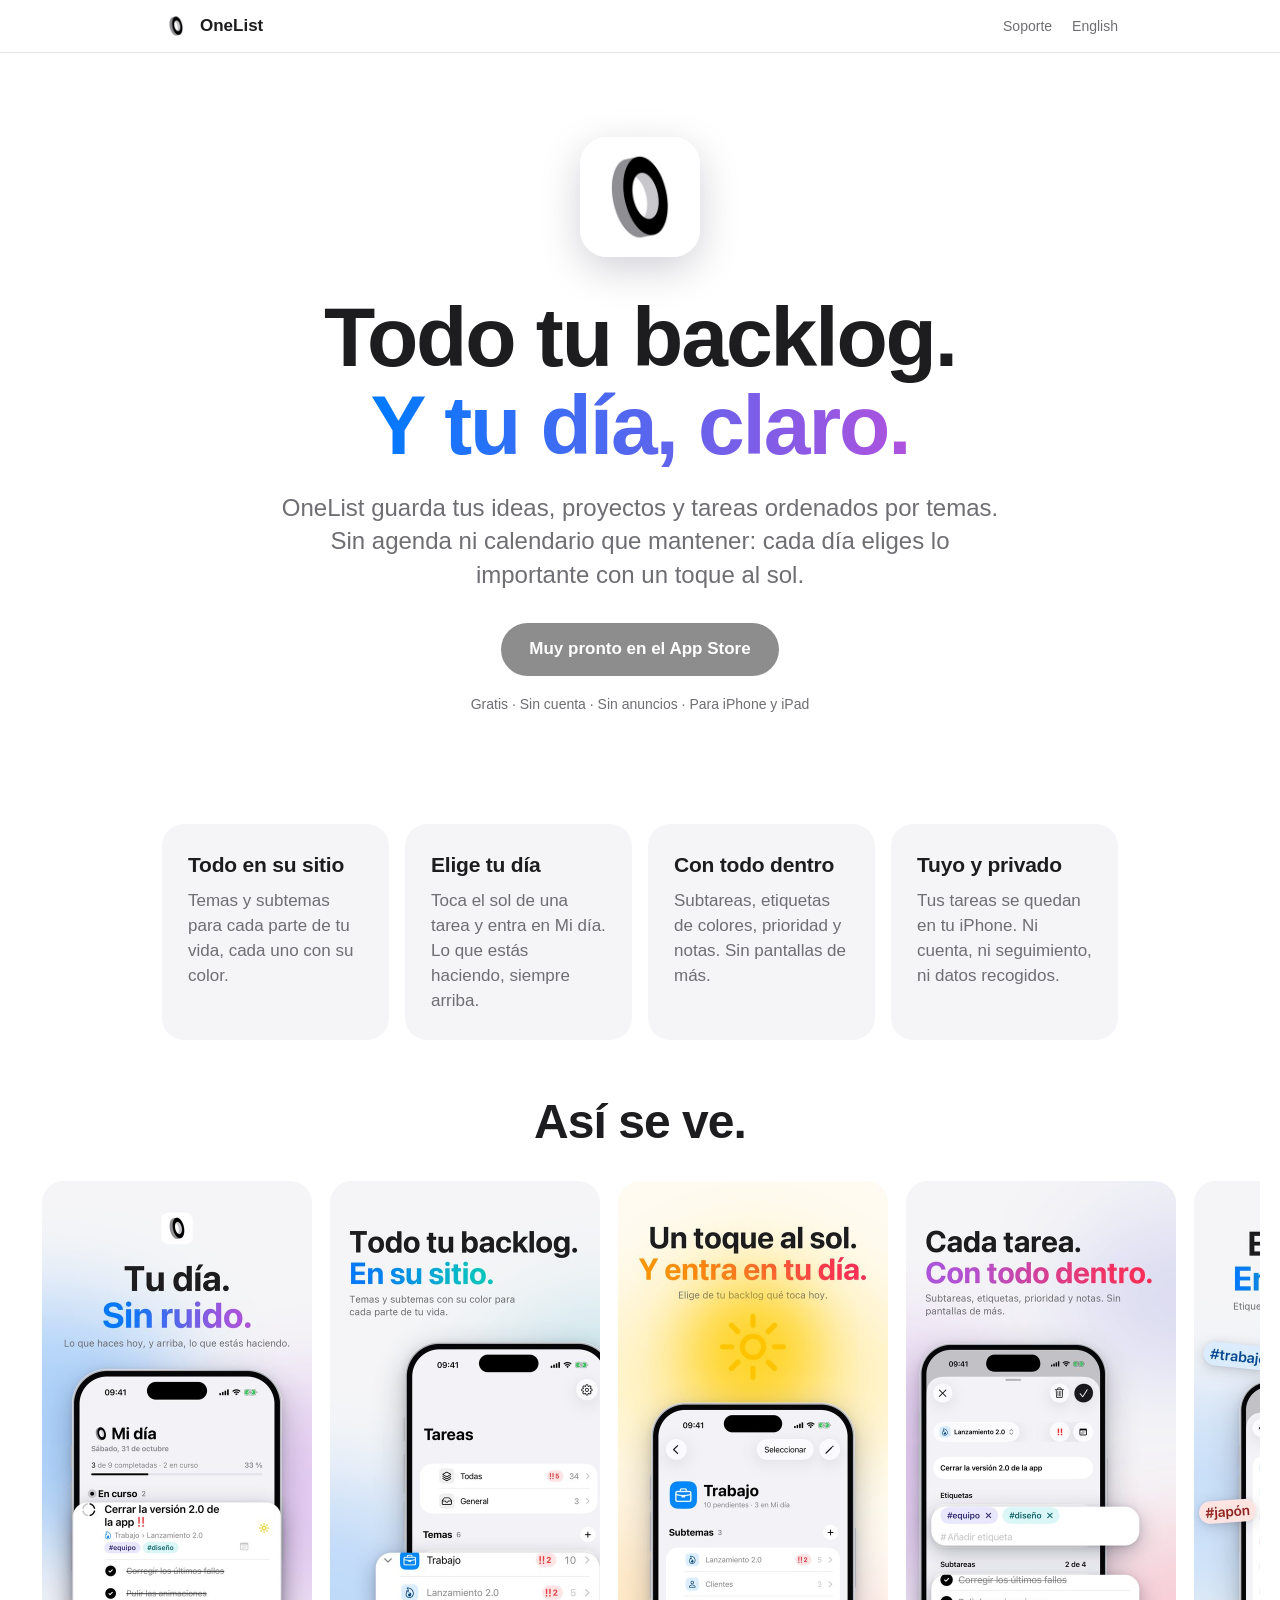
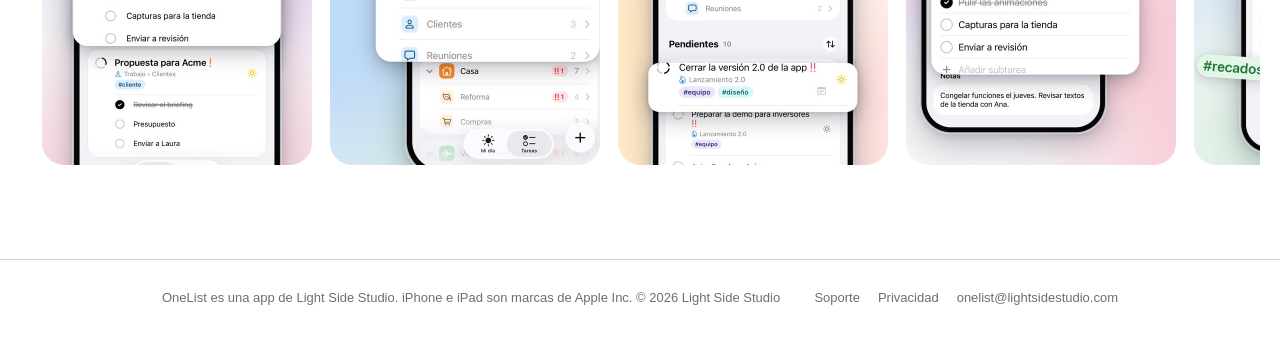
<file: index.html>
<!doctype html>
<html lang="es">
<head>
<meta charset="utf-8">
<meta name="viewport" content="width=device-width, initial-scale=1">
<title>OneList: tu backlog de ideas y tareas, y tu día</title>
<meta name="description" content="Todo lo que tienes pendiente, ordenado por temas en una sola lista. Cada día, un toque al sol y eliges lo que toca. Gratis, sin cuenta y sin recoger datos.">
<meta name="color-scheme" content="light dark">
<link rel="canonical" href="https://lightsidestudio.github.io/onelist-web/index.html">
<link rel="alternate" hreflang="en" href="https://lightsidestudio.github.io/onelist-web/en/index.html">
<meta property="og:type" content="website">
<meta property="og:site_name" content="OneList">
<meta property="og:title" content="OneList: tu backlog de ideas y tareas, y tu día">
<meta property="og:description" content="Todo lo que tienes pendiente, ordenado por temas en una sola lista. Cada día, un toque al sol y eliges lo que toca. Gratis, sin cuenta y sin recoger datos.">
<meta property="og:url" content="https://lightsidestudio.github.io/onelist-web/index.html">
<meta property="og:image" content="https://lightsidestudio.github.io/onelist-web/assets/es/og.jpg">
<meta property="og:locale" content="es_ES">
<meta name="twitter:card" content="summary_large_image">
<link rel="icon" href="assets/icon.png">
<link rel="apple-touch-icon" href="assets/apple-touch-icon.png">
<link rel="stylesheet" href="assets/site.css">
</head>
<body>
<header class="nav"><div class="wrap">
  <a href="index.html" class="marca"><img src="assets/icon.png" alt="">OneList</a>
  <nav><a href="soporte.html">Soporte</a><a href="en/index.html" lang="en">English</a></nav>
</div></header>

<main>
<section class="hero wrap">
  <img class="icono" src="assets/icon.png" alt="OneList">
  <h1>Todo tu backlog.<br><span class="g">Y tu día, claro.</span></h1>
  <p class="sub">OneList guarda tus ideas, proyectos y tareas ordenados por temas. Sin agenda ni calendario que mantener: cada día eliges lo importante con un toque al sol.</p>
  <span class="btn off">Muy pronto en el App Store</span>
  <p class="note">Gratis · Sin cuenta · Sin anuncios · Para iPhone y iPad</p>
</section>
<section class="wrap"><div class="cards"><article class="card"><h3>Todo en su sitio</h3><p>Temas y subtemas para cada parte de tu vida, cada uno con su color.</p></article><article class="card"><h3>Elige tu día</h3><p>Toca el sol de una tarea y entra en Mi día. Lo que estás haciendo, siempre arriba.</p></article><article class="card"><h3>Con todo dentro</h3><p>Subtareas, etiquetas de colores, prioridad y notas. Sin pantallas de más.</p></article><article class="card"><h3>Tuyo y privado</h3><p>Tus tareas se quedan en tu iPhone. Ni cuenta, ni seguimiento, ni datos recogidos.</p></article></div></section>
<section><h2>Así se ve.</h2><div class="tira"><img src="assets/es/1.jpg" alt="" loading="lazy" width="540" height="1168"><img src="assets/es/2.jpg" alt="" loading="lazy" width="540" height="1168"><img src="assets/es/3.jpg" alt="" loading="lazy" width="540" height="1168"><img src="assets/es/4.jpg" alt="" loading="lazy" width="540" height="1168"><img src="assets/es/5.jpg" alt="" loading="lazy" width="540" height="1168"><img src="assets/es/6.jpg" alt="" loading="lazy" width="540" height="1168"><img src="assets/es/7.jpg" alt="" loading="lazy" width="540" height="1168"><img src="assets/es/8.jpg" alt="" loading="lazy" width="540" height="1168"></div></section>
</main>
<footer><div class="wrap">
  <span>OneList es una app de Light Side Studio. iPhone e iPad son marcas de Apple Inc. © 2026 Light Side Studio</span>
  <nav><a href="soporte.html">Soporte</a><a href="privacidad.html">Privacidad</a><a href="mailto:onelist@lightsidestudio.com">onelist@lightsidestudio.com</a></nav>
</div></footer>
</body></html>
</file>
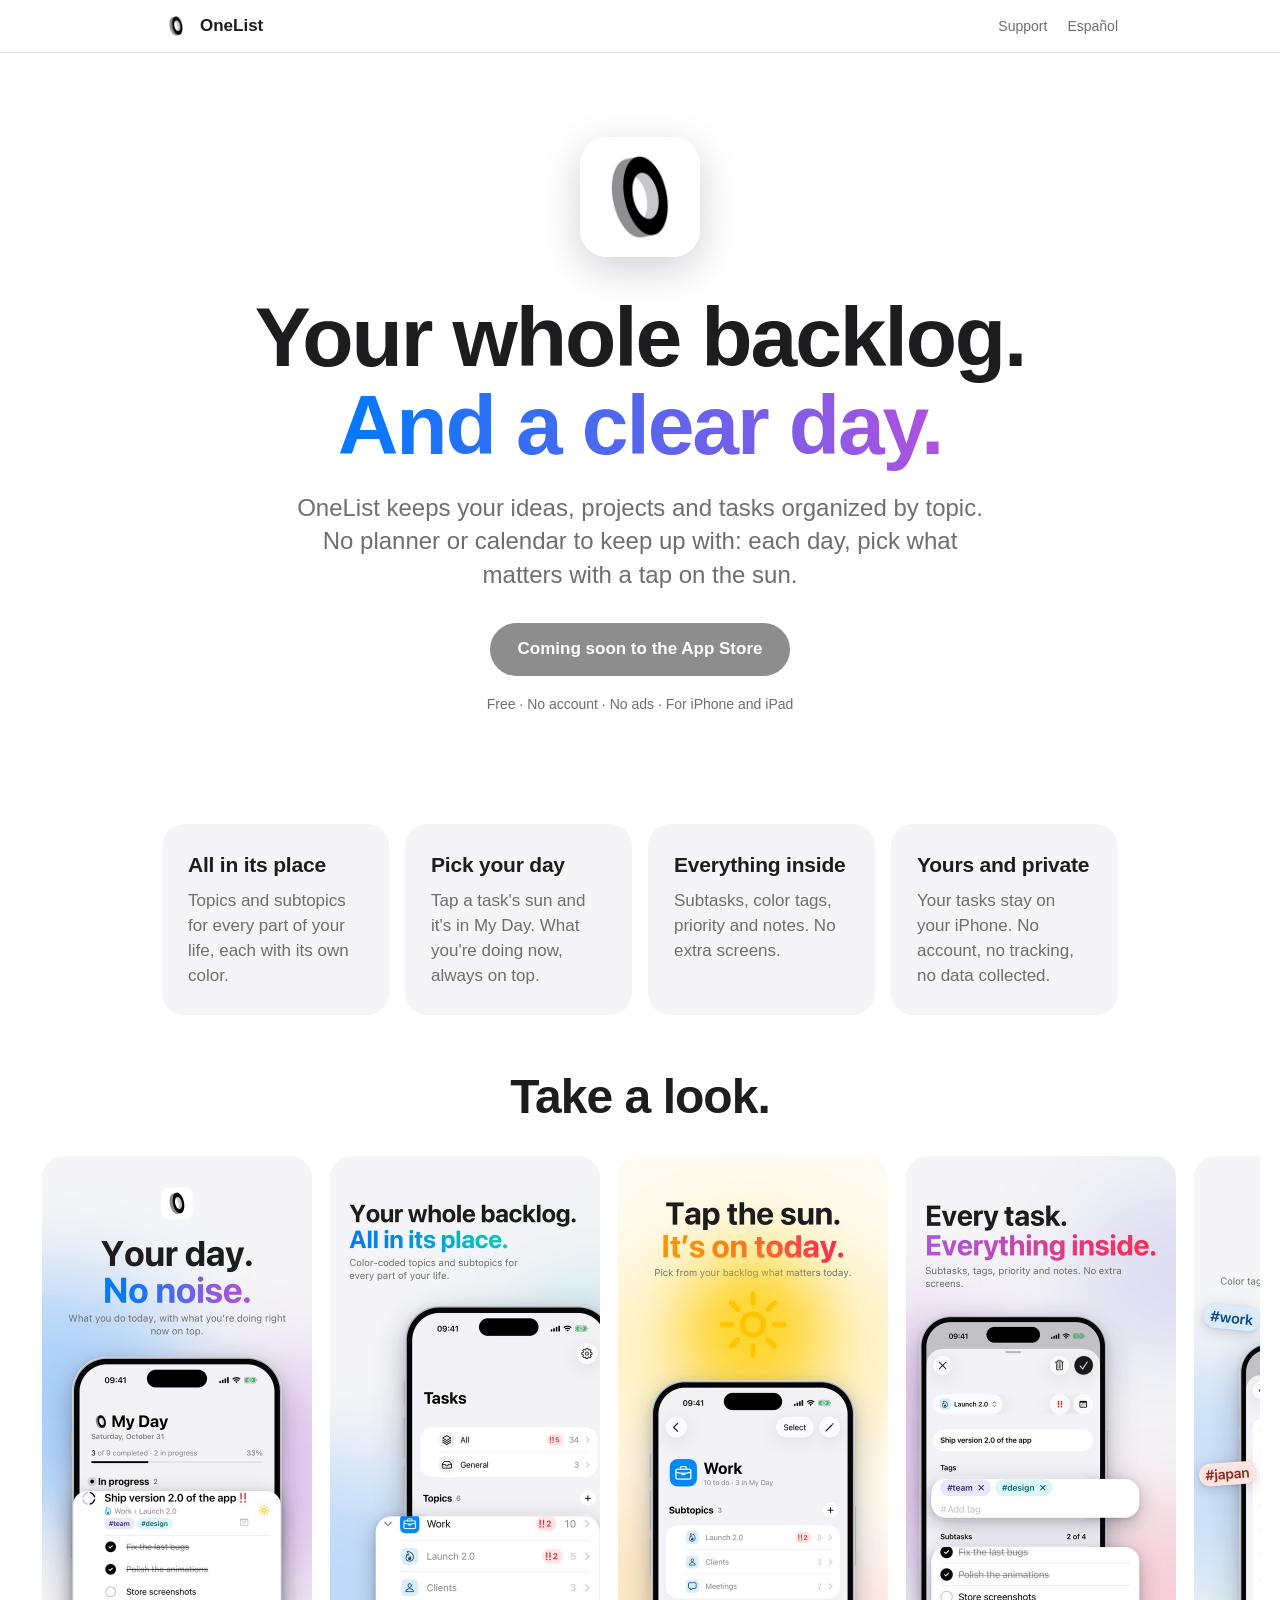
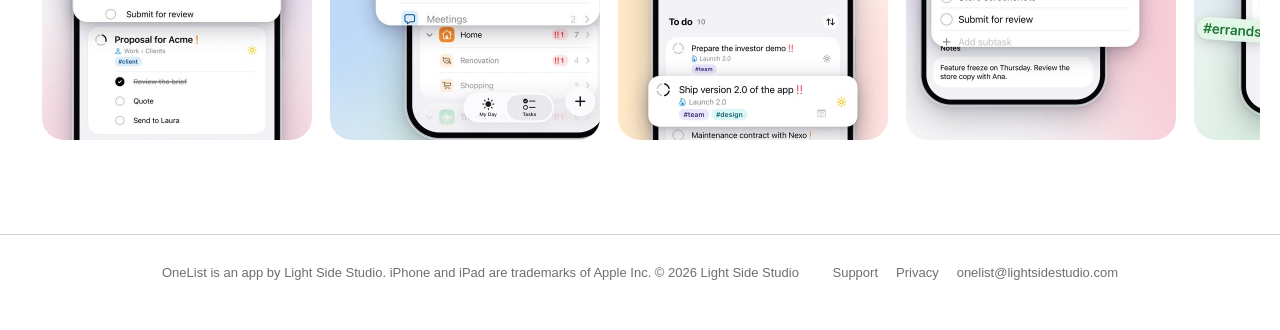
<file: en/index.html>
<!doctype html>
<html lang="en">
<head>
<meta charset="utf-8">
<meta name="viewport" content="width=device-width, initial-scale=1">
<title>OneList: your backlog of ideas and tasks, and your day</title>
<meta name="description" content="Everything on your plate, organized by topic in one list. Each day, tap the sun and pick what matters. Free, no account, no data collected.">
<meta name="color-scheme" content="light dark">
<link rel="canonical" href="https://lightsidestudio.github.io/onelist-web/en/index.html">
<link rel="alternate" hreflang="es" href="https://lightsidestudio.github.io/onelist-web/index.html">
<meta property="og:type" content="website">
<meta property="og:site_name" content="OneList">
<meta property="og:title" content="OneList: your backlog of ideas and tasks, and your day">
<meta property="og:description" content="Everything on your plate, organized by topic in one list. Each day, tap the sun and pick what matters. Free, no account, no data collected.">
<meta property="og:url" content="https://lightsidestudio.github.io/onelist-web/en/index.html">
<meta property="og:image" content="https://lightsidestudio.github.io/onelist-web/assets/en/og.jpg">
<meta property="og:locale" content="en_US">
<meta name="twitter:card" content="summary_large_image">
<link rel="icon" href="../assets/icon.png">
<link rel="apple-touch-icon" href="../assets/apple-touch-icon.png">
<link rel="stylesheet" href="../assets/site.css">
</head>
<body>
<header class="nav"><div class="wrap">
  <a href="index.html" class="marca"><img src="../assets/icon.png" alt="">OneList</a>
  <nav><a href="support.html">Support</a><a href="../index.html" lang="es">Español</a></nav>
</div></header>

<main>
<section class="hero wrap">
  <img class="icono" src="../assets/icon.png" alt="OneList">
  <h1>Your whole backlog.<br><span class="g">And a clear day.</span></h1>
  <p class="sub">OneList keeps your ideas, projects and tasks organized by topic. No planner or calendar to keep up with: each day, pick what matters with a tap on the sun.</p>
  <span class="btn off">Coming soon to the App Store</span>
  <p class="note">Free · No account · No ads · For iPhone and iPad</p>
</section>
<section class="wrap"><div class="cards"><article class="card"><h3>All in its place</h3><p>Topics and subtopics for every part of your life, each with its own color.</p></article><article class="card"><h3>Pick your day</h3><p>Tap a task&#x27;s sun and it&#x27;s in My Day. What you&#x27;re doing now, always on top.</p></article><article class="card"><h3>Everything inside</h3><p>Subtasks, color tags, priority and notes. No extra screens.</p></article><article class="card"><h3>Yours and private</h3><p>Your tasks stay on your iPhone. No account, no tracking, no data collected.</p></article></div></section>
<section><h2>Take a look.</h2><div class="tira"><img src="../assets/en/1.jpg" alt="" loading="lazy" width="540" height="1168"><img src="../assets/en/2.jpg" alt="" loading="lazy" width="540" height="1168"><img src="../assets/en/3.jpg" alt="" loading="lazy" width="540" height="1168"><img src="../assets/en/4.jpg" alt="" loading="lazy" width="540" height="1168"><img src="../assets/en/5.jpg" alt="" loading="lazy" width="540" height="1168"><img src="../assets/en/6.jpg" alt="" loading="lazy" width="540" height="1168"><img src="../assets/en/7.jpg" alt="" loading="lazy" width="540" height="1168"><img src="../assets/en/8.jpg" alt="" loading="lazy" width="540" height="1168"></div></section>
</main>
<footer><div class="wrap">
  <span>OneList is an app by Light Side Studio. iPhone and iPad are trademarks of Apple Inc. © 2026 Light Side Studio</span>
  <nav><a href="support.html">Support</a><a href="privacy.html">Privacy</a><a href="mailto:onelist@lightsidestudio.com">onelist@lightsidestudio.com</a></nav>
</div></footer>
</body></html>
</file>
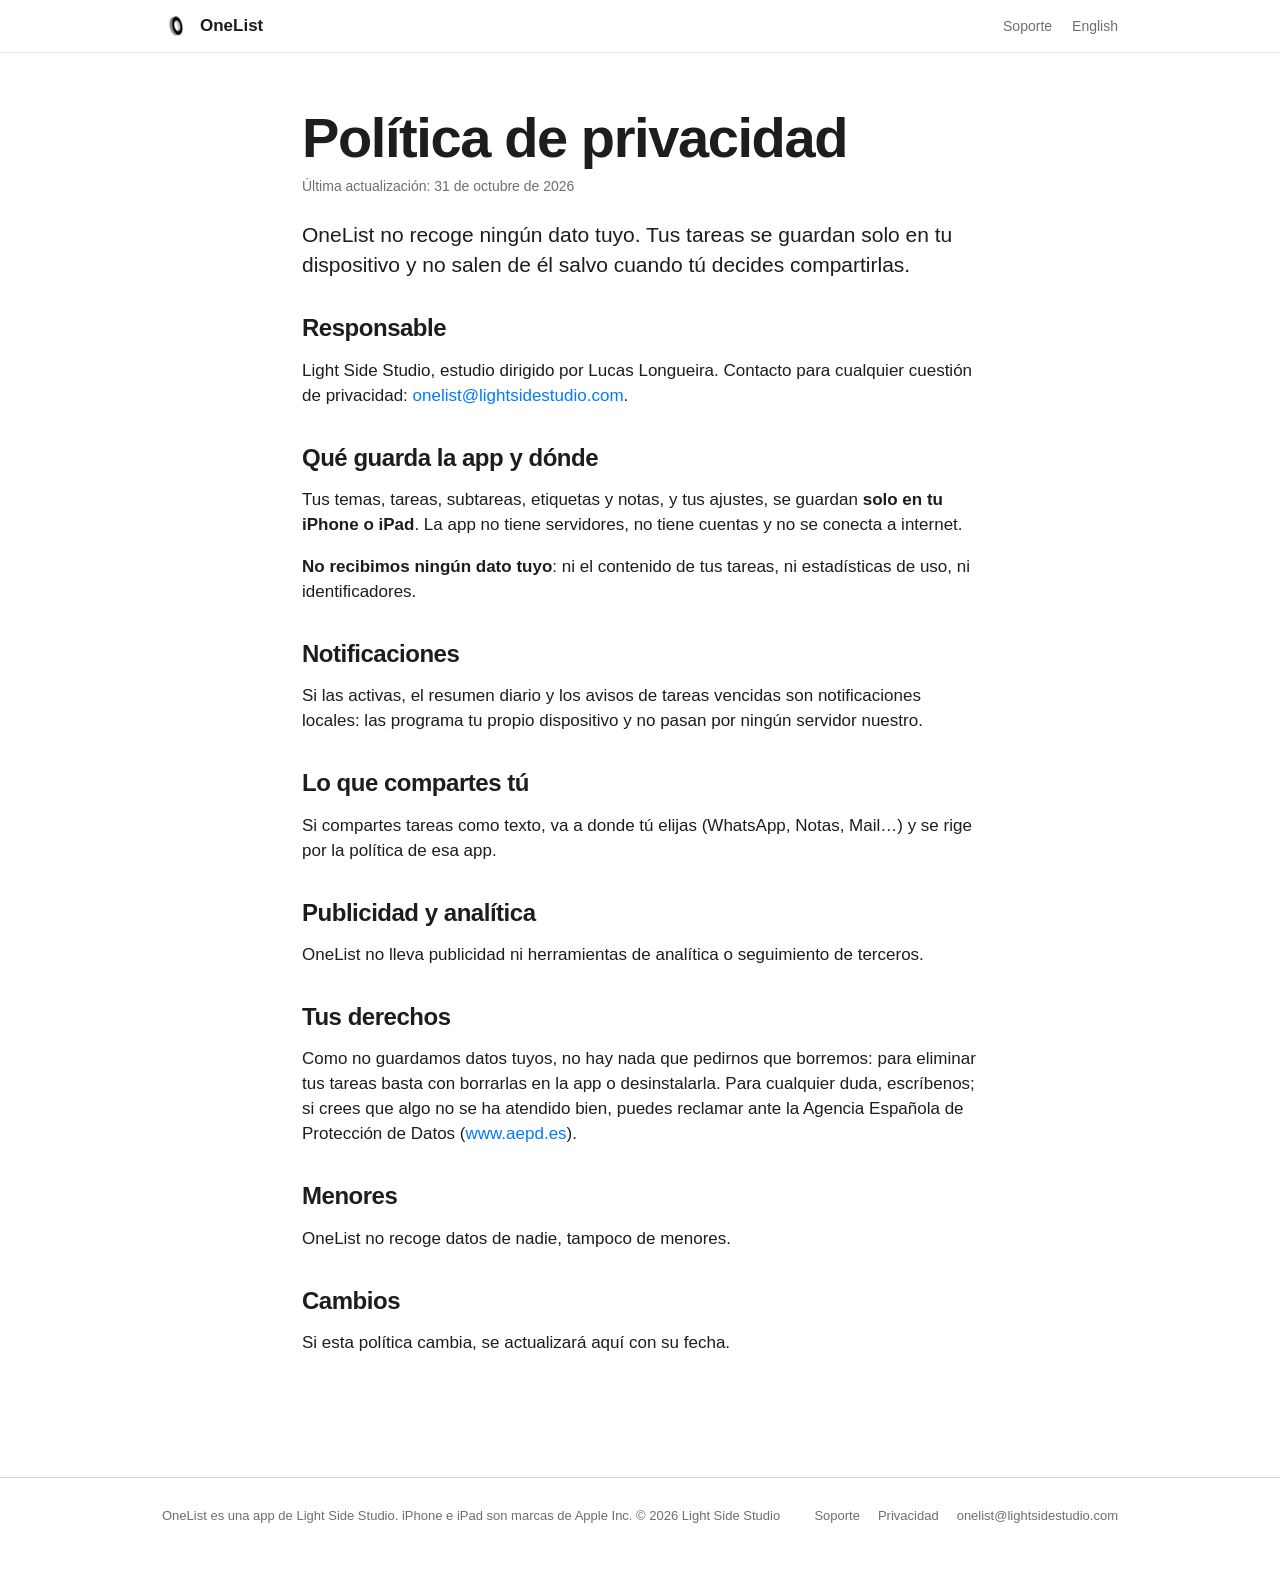
<file: privacidad.html>
<!doctype html>
<html lang="es">
<head>
<meta charset="utf-8">
<meta name="viewport" content="width=device-width, initial-scale=1">
<title>Política de privacidad · OneList</title>
<meta name="description" content="OneList no recoge ningún dato tuyo. Tus tareas se guardan solo en tu dispositivo y no salen de él salvo cuando tú decides compartirlas.">
<meta name="color-scheme" content="light dark">
<link rel="canonical" href="https://lightsidestudio.github.io/onelist-web/privacidad.html">
<link rel="alternate" hreflang="en" href="https://lightsidestudio.github.io/onelist-web/en/privacy.html">
<meta property="og:type" content="website">
<meta property="og:site_name" content="OneList">
<meta property="og:title" content="Política de privacidad · OneList">
<meta property="og:description" content="OneList no recoge ningún dato tuyo. Tus tareas se guardan solo en tu dispositivo y no salen de él salvo cuando tú decides compartirlas.">
<meta property="og:url" content="https://lightsidestudio.github.io/onelist-web/privacidad.html">
<meta property="og:image" content="https://lightsidestudio.github.io/onelist-web/assets/es/og.jpg">
<meta property="og:locale" content="es_ES">
<meta name="twitter:card" content="summary_large_image">
<link rel="icon" href="assets/icon.png">
<link rel="apple-touch-icon" href="assets/apple-touch-icon.png">
<link rel="stylesheet" href="assets/site.css">
</head>
<body>
<header class="nav"><div class="wrap">
  <a href="index.html" class="marca"><img src="assets/icon.png" alt="">OneList</a>
  <nav><a href="soporte.html">Soporte</a><a href="en/privacy.html" lang="en">English</a></nav>
</div></header>

<main class="doc wrap">
  <h1>Política de privacidad</h1><p class="meta">Última actualización: 31 de octubre de 2026</p><p class="intro">OneList no recoge ningún dato tuyo. Tus tareas se guardan solo en tu dispositivo y no salen de él salvo cuando tú decides compartirlas.</p>
  <h2>Responsable</h2><p>Light Side Studio, estudio dirigido por Lucas Longueira. Contacto para cualquier cuestión de privacidad: <a href="mailto:onelist@lightsidestudio.com">onelist@lightsidestudio.com</a>.</p><h2>Qué guarda la app y dónde</h2><p>Tus temas, tareas, subtareas, etiquetas y notas, y tus ajustes, se guardan <strong>solo en tu iPhone o iPad</strong>. La app no tiene servidores, no tiene cuentas y no se conecta a internet.</p><p><strong>No recibimos ningún dato tuyo</strong>: ni el contenido de tus tareas, ni estadísticas de uso, ni identificadores.</p><h2>Notificaciones</h2><p>Si las activas, el resumen diario y los avisos de tareas vencidas son notificaciones locales: las programa tu propio dispositivo y no pasan por ningún servidor nuestro.</p><h2>Lo que compartes tú</h2><p>Si compartes tareas como texto, va a donde tú elijas (WhatsApp, Notas, Mail…) y se rige por la política de esa app.</p><h2>Publicidad y analítica</h2><p>OneList no lleva publicidad ni herramientas de analítica o seguimiento de terceros.</p><h2>Tus derechos</h2><p>Como no guardamos datos tuyos, no hay nada que pedirnos que borremos: para eliminar tus tareas basta con borrarlas en la app o desinstalarla. Para cualquier duda, escríbenos; si crees que algo no se ha atendido bien, puedes reclamar ante la Agencia Española de Protección de Datos (<a href="https://www.aepd.es">www.aepd.es</a>).</p><h2>Menores</h2><p>OneList no recoge datos de nadie, tampoco de menores.</p><h2>Cambios</h2><p>Si esta política cambia, se actualizará aquí con su fecha.</p>
</main>
<footer><div class="wrap">
  <span>OneList es una app de Light Side Studio. iPhone e iPad son marcas de Apple Inc. © 2026 Light Side Studio</span>
  <nav><a href="soporte.html">Soporte</a><a href="privacidad.html">Privacidad</a><a href="mailto:onelist@lightsidestudio.com">onelist@lightsidestudio.com</a></nav>
</div></footer>
</body></html>
</file>
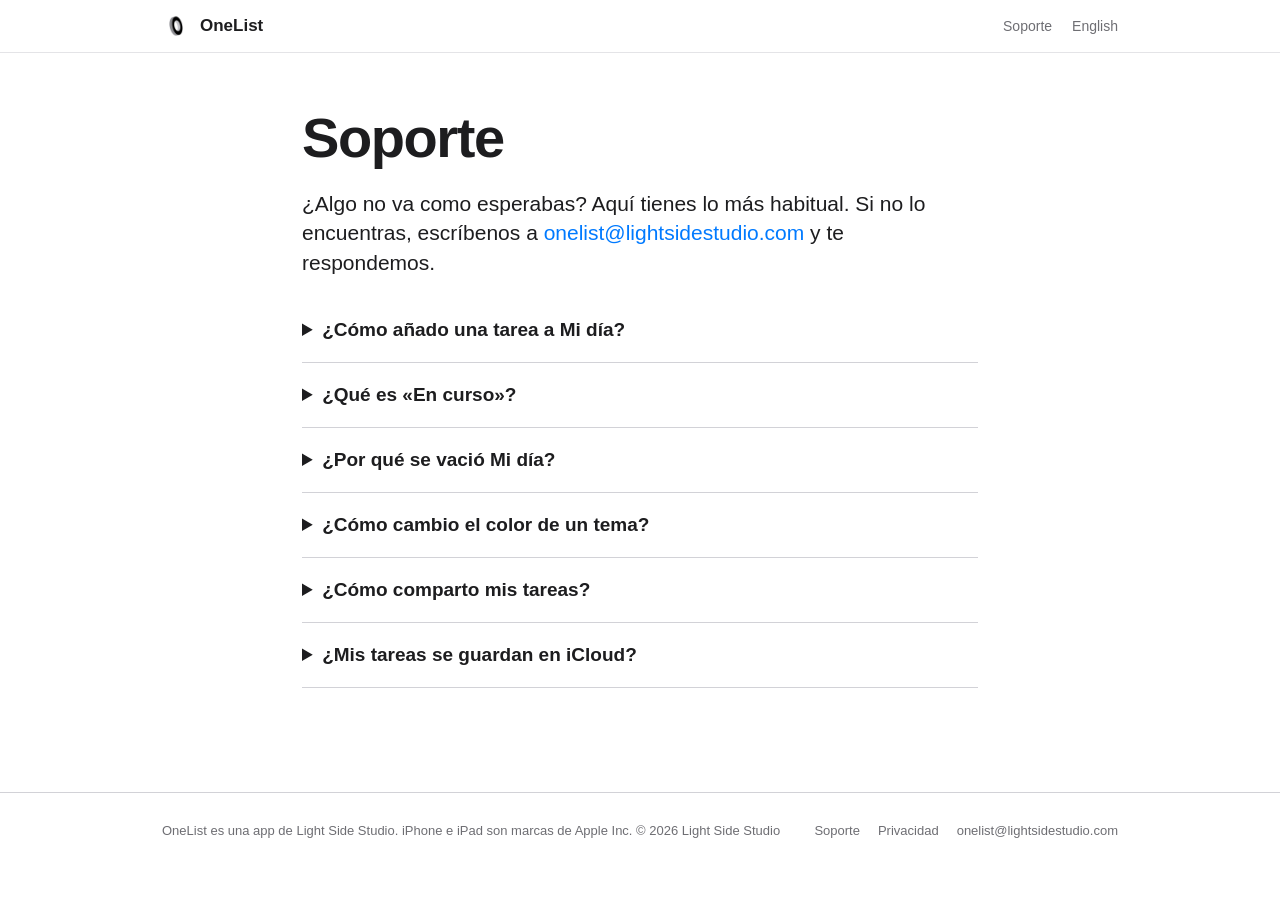
<file: soporte.html>
<!doctype html>
<html lang="es">
<head>
<meta charset="utf-8">
<meta name="viewport" content="width=device-width, initial-scale=1">
<title>Soporte · OneList</title>
<meta name="description" content="¿Algo no va como esperabas? Aquí tienes lo más habitual. Si no lo encuentras, escríbenos a onelist@lightsidestudio.com y te respondemos.">
<meta name="color-scheme" content="light dark">
<link rel="canonical" href="https://lightsidestudio.github.io/onelist-web/soporte.html">
<link rel="alternate" hreflang="en" href="https://lightsidestudio.github.io/onelist-web/en/support.html">
<meta property="og:type" content="website">
<meta property="og:site_name" content="OneList">
<meta property="og:title" content="Soporte · OneList">
<meta property="og:description" content="¿Algo no va como esperabas? Aquí tienes lo más habitual. Si no lo encuentras, escríbenos a onelist@lightsidestudio.com y te respondemos.">
<meta property="og:url" content="https://lightsidestudio.github.io/onelist-web/soporte.html">
<meta property="og:image" content="https://lightsidestudio.github.io/onelist-web/assets/es/og.jpg">
<meta property="og:locale" content="es_ES">
<meta name="twitter:card" content="summary_large_image">
<link rel="icon" href="assets/icon.png">
<link rel="apple-touch-icon" href="assets/apple-touch-icon.png">
<link rel="stylesheet" href="assets/site.css">
</head>
<body>
<header class="nav"><div class="wrap">
  <a href="index.html" class="marca"><img src="assets/icon.png" alt="">OneList</a>
  <nav><a href="soporte.html">Soporte</a><a href="en/support.html" lang="en">English</a></nav>
</div></header>

<main class="doc wrap">
  <h1>Soporte</h1><p class="intro">¿Algo no va como esperabas? Aquí tienes lo más habitual. Si no lo encuentras, escríbenos a <a href="mailto:onelist@lightsidestudio.com">onelist@lightsidestudio.com</a> y te respondemos.</p>
  <details><summary>¿Cómo añado una tarea a Mi día?</summary><p>En la pestaña Tareas, toca el sol de la tarea. Para quitarla, vuelve a tocarlo, o mantén pulsada la tarea en Mi día y elige «Quitar de Mi día».</p></details><details><summary>¿Qué es «En curso»?</summary><p>Lo que estás haciendo ahora mismo. Mantén pulsada una tarea de Mi día y elige «Marcar en curso»: sube arriba del todo. Al completarla, deja de estar en curso.</p></details><details><summary>¿Por qué se vació Mi día?</summary><p>Porque está activado «Vaciar Mi día cada noche» en Ajustes. Las tareas sin terminar no se pierden: siguen en su tema. Si prefieres que se queden, desactívalo.</p></details><details><summary>¿Cómo cambio el color de un tema?</summary><p>En Tareas, mantén pulsado el tema y elige editar. Los subtemas usan el color de su tema, más tenue.</p></details><details><summary>¿Cómo comparto mis tareas?</summary><p>Entra en un tema, toca «Seleccionar», elige las tareas y toca Compartir: salen como texto con formato, listo para copiar.</p></details><details><summary>¿Mis tareas se guardan en iCloud?</summary><p>Todavía no: se guardan solo en tu dispositivo. Si borras la app, se borran con ella.</p></details>
</main>
<footer><div class="wrap">
  <span>OneList es una app de Light Side Studio. iPhone e iPad son marcas de Apple Inc. © 2026 Light Side Studio</span>
  <nav><a href="soporte.html">Soporte</a><a href="privacidad.html">Privacidad</a><a href="mailto:onelist@lightsidestudio.com">onelist@lightsidestudio.com</a></nav>
</div></footer>
</body></html>
</file>
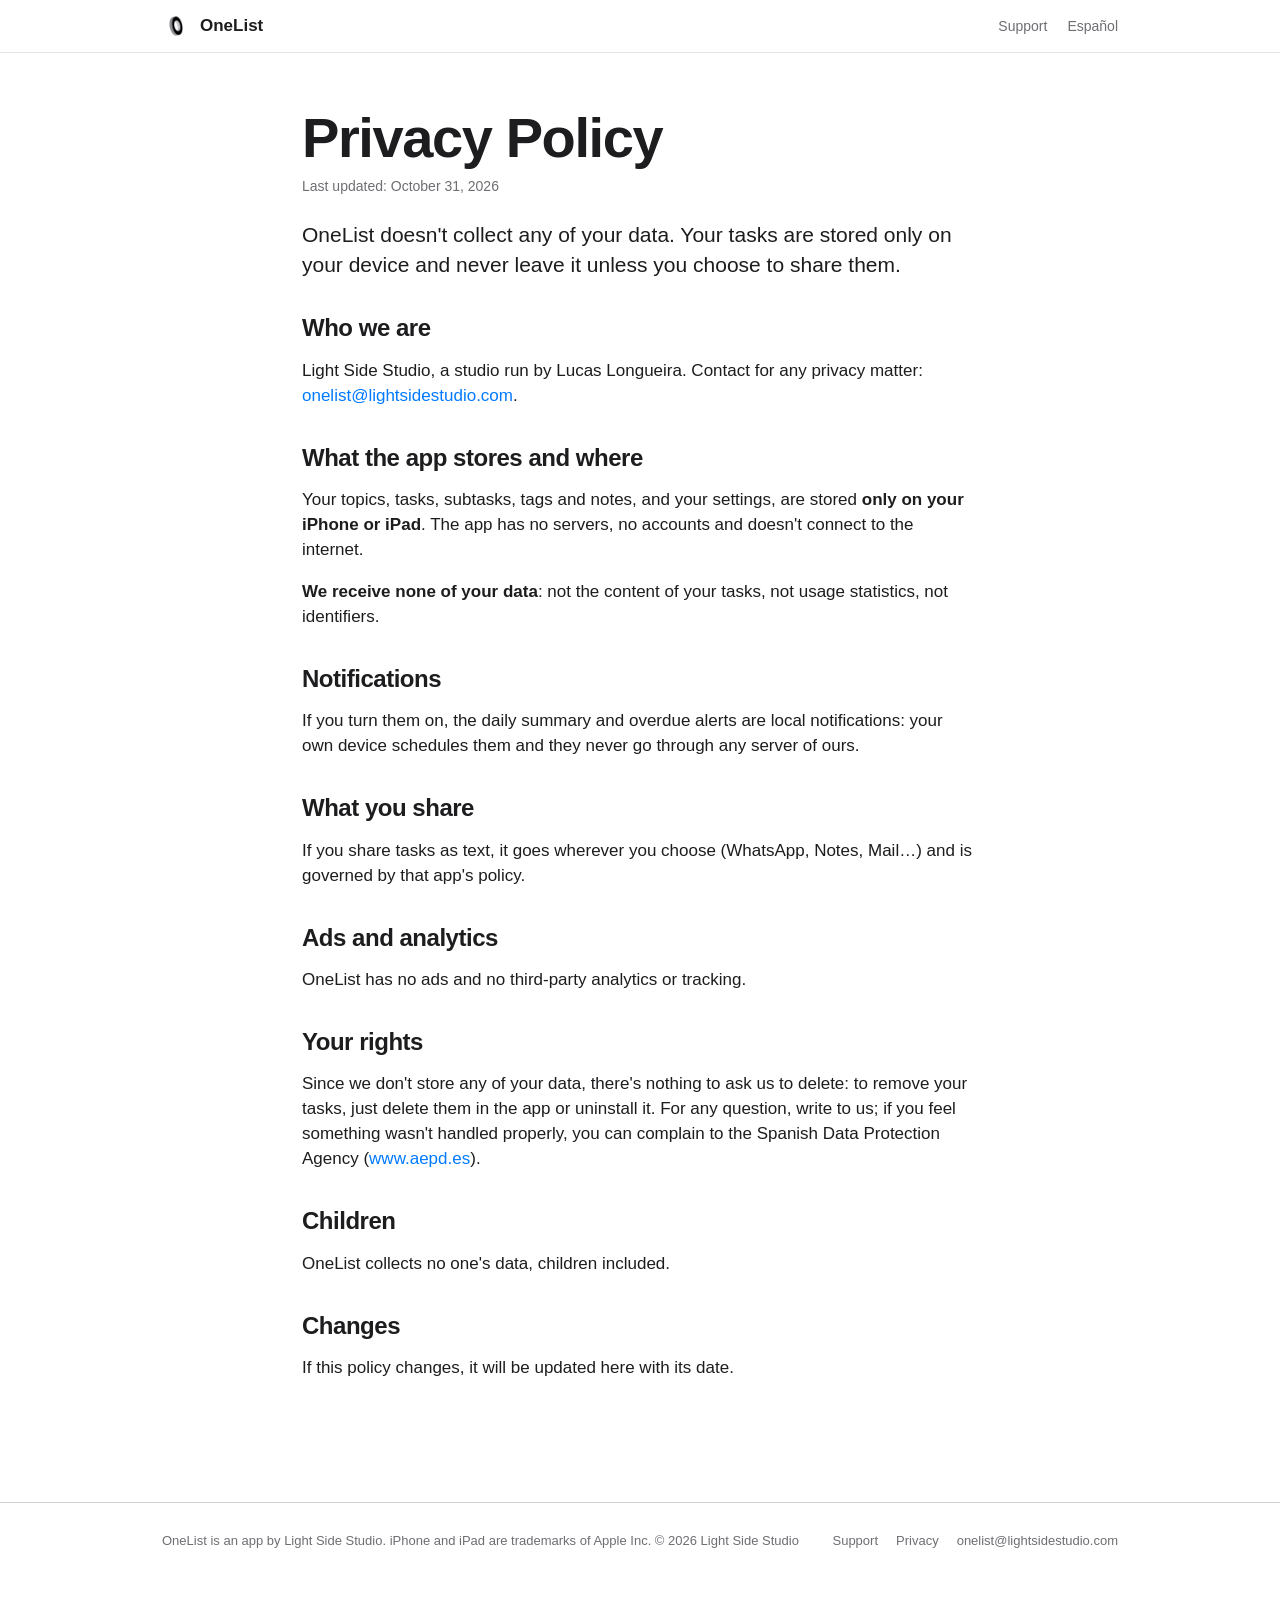
<file: en/privacy.html>
<!doctype html>
<html lang="en">
<head>
<meta charset="utf-8">
<meta name="viewport" content="width=device-width, initial-scale=1">
<title>Privacy Policy · OneList</title>
<meta name="description" content="OneList doesn&#x27;t collect any of your data. Your tasks are stored only on your device and never leave it unless you choose to share them.">
<meta name="color-scheme" content="light dark">
<link rel="canonical" href="https://lightsidestudio.github.io/onelist-web/en/privacy.html">
<link rel="alternate" hreflang="es" href="https://lightsidestudio.github.io/onelist-web/privacidad.html">
<meta property="og:type" content="website">
<meta property="og:site_name" content="OneList">
<meta property="og:title" content="Privacy Policy · OneList">
<meta property="og:description" content="OneList doesn&#x27;t collect any of your data. Your tasks are stored only on your device and never leave it unless you choose to share them.">
<meta property="og:url" content="https://lightsidestudio.github.io/onelist-web/en/privacy.html">
<meta property="og:image" content="https://lightsidestudio.github.io/onelist-web/assets/en/og.jpg">
<meta property="og:locale" content="en_US">
<meta name="twitter:card" content="summary_large_image">
<link rel="icon" href="../assets/icon.png">
<link rel="apple-touch-icon" href="../assets/apple-touch-icon.png">
<link rel="stylesheet" href="../assets/site.css">
</head>
<body>
<header class="nav"><div class="wrap">
  <a href="index.html" class="marca"><img src="../assets/icon.png" alt="">OneList</a>
  <nav><a href="support.html">Support</a><a href="../privacidad.html" lang="es">Español</a></nav>
</div></header>

<main class="doc wrap">
  <h1>Privacy Policy</h1><p class="meta">Last updated: October 31, 2026</p><p class="intro">OneList doesn't collect any of your data. Your tasks are stored only on your device and never leave it unless you choose to share them.</p>
  <h2>Who we are</h2><p>Light Side Studio, a studio run by Lucas Longueira. Contact for any privacy matter: <a href="mailto:onelist@lightsidestudio.com">onelist@lightsidestudio.com</a>.</p><h2>What the app stores and where</h2><p>Your topics, tasks, subtasks, tags and notes, and your settings, are stored <strong>only on your iPhone or iPad</strong>. The app has no servers, no accounts and doesn't connect to the internet.</p><p><strong>We receive none of your data</strong>: not the content of your tasks, not usage statistics, not identifiers.</p><h2>Notifications</h2><p>If you turn them on, the daily summary and overdue alerts are local notifications: your own device schedules them and they never go through any server of ours.</p><h2>What you share</h2><p>If you share tasks as text, it goes wherever you choose (WhatsApp, Notes, Mail…) and is governed by that app's policy.</p><h2>Ads and analytics</h2><p>OneList has no ads and no third-party analytics or tracking.</p><h2>Your rights</h2><p>Since we don't store any of your data, there's nothing to ask us to delete: to remove your tasks, just delete them in the app or uninstall it. For any question, write to us; if you feel something wasn't handled properly, you can complain to the Spanish Data Protection Agency (<a href="https://www.aepd.es">www.aepd.es</a>).</p><h2>Children</h2><p>OneList collects no one's data, children included.</p><h2>Changes</h2><p>If this policy changes, it will be updated here with its date.</p>
</main>
<footer><div class="wrap">
  <span>OneList is an app by Light Side Studio. iPhone and iPad are trademarks of Apple Inc. © 2026 Light Side Studio</span>
  <nav><a href="support.html">Support</a><a href="privacy.html">Privacy</a><a href="mailto:onelist@lightsidestudio.com">onelist@lightsidestudio.com</a></nav>
</div></footer>
</body></html>
</file>
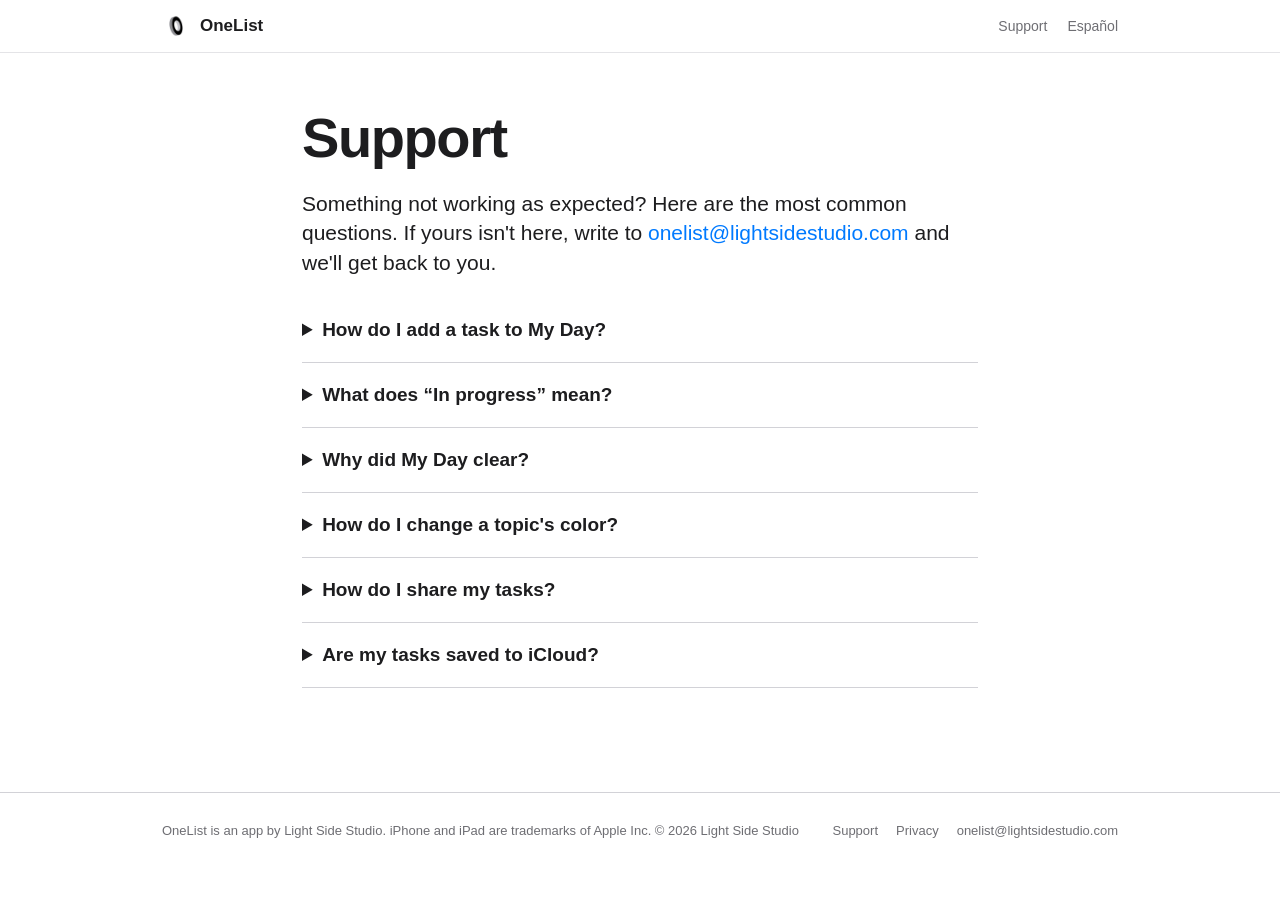
<file: en/support.html>
<!doctype html>
<html lang="en">
<head>
<meta charset="utf-8">
<meta name="viewport" content="width=device-width, initial-scale=1">
<title>Support · OneList</title>
<meta name="description" content="Something not working as expected? Here are the most common questions. If yours isn&#x27;t here, write to onelist@lightsidestudio.com and we&#x27;ll get back to">
<meta name="color-scheme" content="light dark">
<link rel="canonical" href="https://lightsidestudio.github.io/onelist-web/en/support.html">
<link rel="alternate" hreflang="es" href="https://lightsidestudio.github.io/onelist-web/soporte.html">
<meta property="og:type" content="website">
<meta property="og:site_name" content="OneList">
<meta property="og:title" content="Support · OneList">
<meta property="og:description" content="Something not working as expected? Here are the most common questions. If yours isn&#x27;t here, write to onelist@lightsidestudio.com and we&#x27;ll get back to">
<meta property="og:url" content="https://lightsidestudio.github.io/onelist-web/en/support.html">
<meta property="og:image" content="https://lightsidestudio.github.io/onelist-web/assets/en/og.jpg">
<meta property="og:locale" content="en_US">
<meta name="twitter:card" content="summary_large_image">
<link rel="icon" href="../assets/icon.png">
<link rel="apple-touch-icon" href="../assets/apple-touch-icon.png">
<link rel="stylesheet" href="../assets/site.css">
</head>
<body>
<header class="nav"><div class="wrap">
  <a href="index.html" class="marca"><img src="../assets/icon.png" alt="">OneList</a>
  <nav><a href="support.html">Support</a><a href="../soporte.html" lang="es">Español</a></nav>
</div></header>

<main class="doc wrap">
  <h1>Support</h1><p class="intro">Something not working as expected? Here are the most common questions. If yours isn't here, write to <a href="mailto:onelist@lightsidestudio.com">onelist@lightsidestudio.com</a> and we'll get back to you.</p>
  <details><summary>How do I add a task to My Day?</summary><p>In the Tasks tab, tap the task&#x27;s sun. To remove it, tap it again, or touch and hold the task in My Day and choose “Remove from My Day”.</p></details><details><summary>What does “In progress” mean?</summary><p>What you&#x27;re doing right now. Touch and hold a task in My Day and choose “Mark in progress”: it moves to the very top. When you complete it, it&#x27;s no longer in progress.</p></details><details><summary>Why did My Day clear?</summary><p>Because “Clear My Day every night” is on in Settings. Unfinished tasks aren&#x27;t lost: they stay in their topic. If you&#x27;d rather keep them, turn it off.</p></details><details><summary>How do I change a topic&#x27;s color?</summary><p>In Tasks, touch and hold the topic and choose edit. Subtopics use their topic&#x27;s color, a little softer.</p></details><details><summary>How do I share my tasks?</summary><p>Open a topic, tap “Select”, choose the tasks and tap Share: they come out as formatted text, ready to copy.</p></details><details><summary>Are my tasks saved to iCloud?</summary><p>Not yet: they&#x27;re stored only on your device. If you delete the app, they&#x27;re deleted with it.</p></details>
</main>
<footer><div class="wrap">
  <span>OneList is an app by Light Side Studio. iPhone and iPad are trademarks of Apple Inc. © 2026 Light Side Studio</span>
  <nav><a href="support.html">Support</a><a href="privacy.html">Privacy</a><a href="mailto:onelist@lightsidestudio.com">onelist@lightsidestudio.com</a></nav>
</div></footer>
</body></html>
</file>
<file: assets/site.css>
:root{--bg:#fff;--bg2:#f5f5f7;--ink:#1d1d1f;--sub:#6e6e73;--line:#d2d2d7;--btn:#1d1d1f;--btnt:#fff;--g1:#007aff;--g2:#af52de}
@media (prefers-color-scheme:dark){:root{--bg:#000;--bg2:#161617;--ink:#f5f5f7;--sub:#a1a1a6;--line:#38383a;--btn:#f5f5f7;--btnt:#000;--g1:#0a84ff;--g2:#bf5af2}}
*{box-sizing:border-box}html{-webkit-text-size-adjust:100%}
body{margin:0;background:var(--bg);color:var(--ink);font:17px/1.47 -apple-system,BlinkMacSystemFont,"SF Pro Text","Helvetica Neue",Helvetica,Arial,sans-serif;-webkit-font-smoothing:antialiased}
a{color:var(--g1);text-decoration:none}a:hover{text-decoration:underline}
.wrap{max-width:1000px;margin:0 auto;padding:0 22px}
.nav{position:sticky;top:0;z-index:5;background:color-mix(in srgb,var(--bg) 80%,transparent);backdrop-filter:saturate(180%) blur(20px);-webkit-backdrop-filter:saturate(180%) blur(20px);border-bottom:1px solid color-mix(in srgb,var(--line) 60%,transparent)}
.nav .wrap{display:flex;align-items:center;justify-content:space-between;height:52px}
.marca{display:flex;align-items:center;gap:10px;color:var(--ink);font-weight:600}.marca:hover{text-decoration:none}
.marca img{width:28px;height:28px;border-radius:7px}
.nav nav{display:flex;gap:20px;font-size:14px}.nav nav a{color:var(--sub)}.nav nav a:hover{color:var(--ink);text-decoration:none}
.hero{text-align:center;padding:84px 0 40px}
.hero .icono{width:120px;height:120px;border-radius:27px;box-shadow:0 12px 40px rgba(0,0,40,.18)}
h1{font:700 clamp(44px,8vw,84px)/1.05 -apple-system,BlinkMacSystemFont,"SF Pro Display",sans-serif;letter-spacing:-.025em;margin:28px 0 22px}
.g{background:linear-gradient(90deg,var(--g1),var(--g2));-webkit-background-clip:text;background-clip:text;color:transparent}
.sub{font-size:clamp(19px,2.4vw,24px);line-height:1.38;color:var(--sub);max-width:720px;margin:0 auto 32px}
.btn{display:inline-block;background:var(--btn);color:var(--btnt);padding:14px 28px;border-radius:999px;font-weight:600}.btn:hover{text-decoration:none;opacity:.86}
.btn.off{opacity:.5;pointer-events:none}
.note{color:var(--sub);font-size:14px;margin-top:18px}
.cards{display:grid;grid-template-columns:repeat(auto-fit,minmax(210px,1fr));gap:16px;margin:56px 0}
.card{background:var(--bg2);border-radius:22px;padding:26px}
.card h3{margin:0 0 8px;font-size:21px;letter-spacing:-.01em}.card p{margin:0;color:var(--sub)}
.tira{display:flex;gap:18px;overflow-x:auto;scroll-snap-type:x mandatory;padding:8px 22px 30px;max-width:1240px;margin:0 auto}
.tira img{width:270px;height:auto;border-radius:22px;scroll-snap-align:center;flex:none;background:var(--bg2)}
h2{font:700 clamp(32px,5vw,48px)/1.1 -apple-system,BlinkMacSystemFont,"SF Pro Display",sans-serif;letter-spacing:-.02em;text-align:center;margin:40px 0 24px}
.doc{max-width:720px;padding-top:56px;padding-bottom:40px}
.doc h1{font-size:clamp(36px,6vw,56px);margin:0 0 8px}.doc h2{text-align:left;font-size:24px;margin:36px 0 8px}
.doc .meta{color:var(--sub);font-size:14px;margin:0 0 24px}.doc .intro{font-size:21px;line-height:1.4}
details{border-bottom:1px solid var(--line);padding:18px 0}summary{cursor:pointer;font-weight:600;font-size:19px}
details p{color:var(--sub);margin:10px 0 0}
footer{border-top:1px solid var(--line);margin-top:64px;padding:28px 0 48px;font-size:13px;color:var(--sub)}
footer .wrap{display:flex;flex-wrap:wrap;gap:16px;justify-content:space-between}footer nav{display:flex;flex-wrap:wrap;gap:18px}
footer a{color:var(--sub)}
</file>
